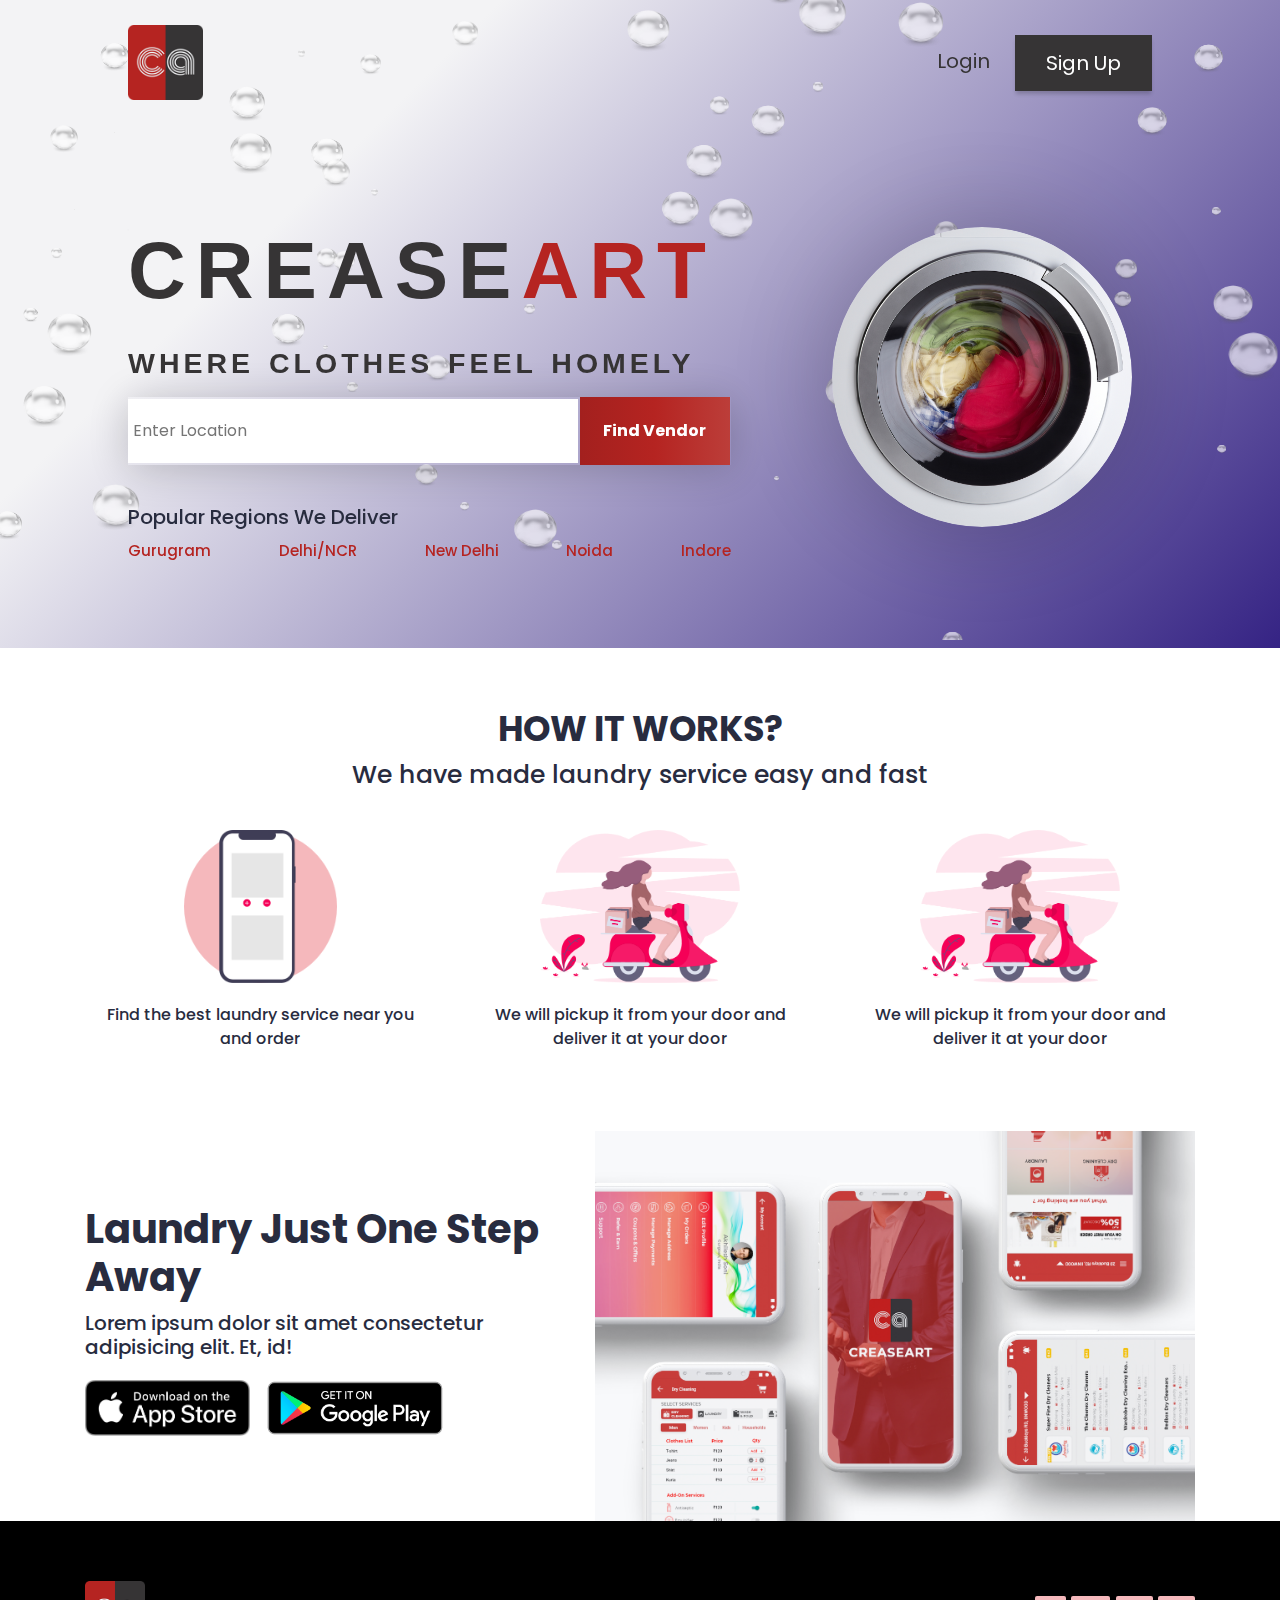
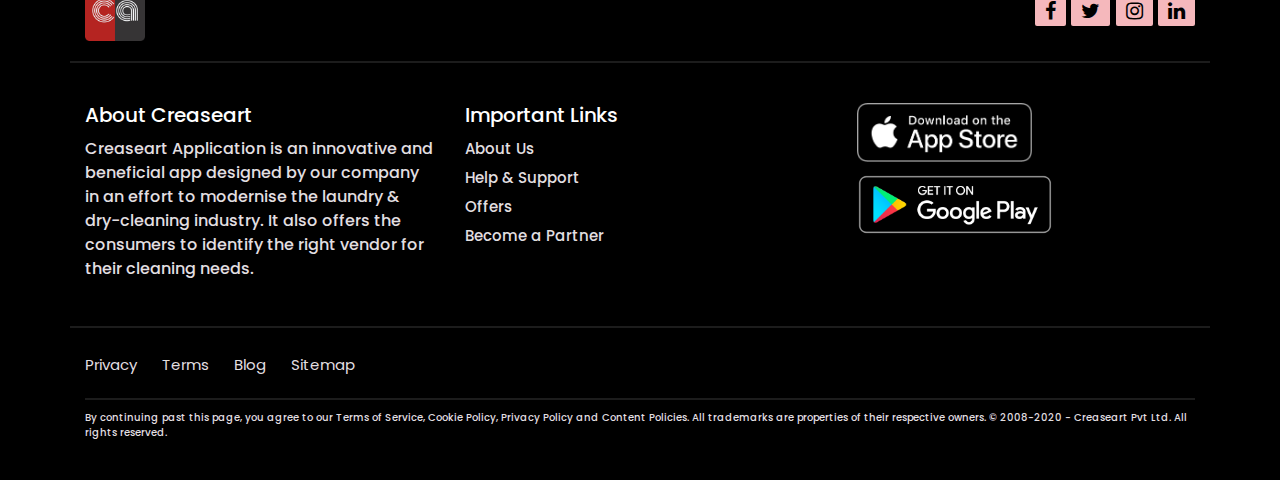
<file: index.html>
<!DOCTYPE html>
<html lang="en">

<head>
    <meta charset="UTF-8">
    <meta name="viewport" content="width=device-width, initial-scale=1.0">
    <title>Document</title>

    <script src="particles.js"></script>
    <!--For bubble particles -->

    <link rel="stylesheet" href="https://maxcdn.bootstrapcdn.com/bootstrap/4.0.0/css/bootstrap.min.css"
        integrity="sha384-Gn5384xqQ1aoWXA+058RXPxPg6fy4IWvTNh0E263XmFcJlSAwiGgFAW/dAiS6JXm" crossorigin="anonymous">
    <link rel="stylesheet" href="https://stackpath.bootstrapcdn.com/font-awesome/4.7.0/css/font-awesome.min.css">
    <link rel="stylesheet" type="text/css" href="css/index.css">

</head>

<body>

    <div id="particles-js">

        <!-- Navigation header starts-->
        <header class="header">

            <div class="logo-box">

                <a href="index.html"><img src="img/creaseart_logo.png" alt="logo" class="logo"></a>

            </div>

            <!-- Menu Starts-->
            <div id="myNav" class="nav-box">

                <a href="#login" onclick="openLogform()">Login</a>
                <a href="#signup" class="btn btn-white" onclick="openSignform()">Sign Up</a>

            </div>

            <!-- Login Form Starts -->
            <div id="login" class="overlay">

                <a href="javascript:void(0)" class="closebtn" onclick="closeLogform()">&times;</a>

                <div class="overlay-content">

                    <h4>Login</h4>

                    <div class="login-content">
                        <form action="" class="form">

                            <div class="input-div one">
                                <div class="div">
                                    <h5>Phone No.*</h5>
                                    <input type="tel" class="input" autocomplete="tel" name="phone"
                                        pattern="{+91}-[0-9]{5}-[0-9]{5}" min="10" max="13" required>
                                </div>
                            </div>

                            <input type="submit" class="btn" value="Log In">
                            <p>or <span><a href="#signup" onclick="openSignform()">create an account</a></span></p>

                        </form>
                    </div>

                </div>

            </div>
            <!-- Login Forms ends -->

            <!-- Sign Up form starts -->
            <div id="signup" class="overlay">

                <a href="javascript:void(0)" class="closebtn" onclick="closeSignform()">&times;</a>

                <div class="overlay-content">

                    <h4>Sign Up</h4>

                    <div class="login-content">
                        <form action="" class="form">

                            <div class="input-div one">
                                <div class="div">
                                    <h5>Phone No.*</h5>
                                    <input type="tel" class="input" autocomplete="tel" name="phone"
                                        pattern="{+91}-[0-9]{5}-[0-9]{5}" min="10" max="13" required>
                                </div>
                            </div>

                            <div class="input-div one">
                                <div class="div">
                                    <h5>Name*</h5>
                                    <input type="text" class="input" autocomplete="name" required>
                                </div>
                            </div>

                            <div class="input-div one">
                                <div class="div">
                                    <h5>Email*</h5>
                                    <input type="email" class="input" autocomplete="email" required>
                                </div>
                            </div>

                            <div class="input-div pass">
                                <div class="div">
                                    <h5>Password*</h5>
                                    <input type="password" class="input signUppassword-input" required>
                                </div>
                            </div>

                            <div class="input-div confirm_pass">
                                <div class="div">
                                    <h5>Confirm Password*</h5>
                                    <input type="password" class="input confirm_password-input" required>
                                </div>
                            </div>

                            <p class="error-message"></p>

                            <input type="submit" class="btn" value="Sign Up">
                            <p>or <span><a href="#login" onclick="openLogform()">login to your account</a></span></p>

                        </form>
                    </div>

                </div>

            </div>
            <!-- Sign Up form ends -->
            <!-- Menu ends -->
            <!-- Navigation header ends-->

            <div class="header_content">

                <div class="text-box">

                    <h1 class="heading-primary">

                        <span class="heading-primary-main">Crease<span class="art">Art</span></span>
                        <span class="heading-primary-sub">Where Clothes Feel Homely</span>

                    </h1>

                    <!-- Search Box to make you search various vendors nearby -->
                    <div class="search-box">

                        <form action="vendor-list.html" method="GET">

                            <input type="text" name="search" placeholder="Enter Location" class="search-bar">
                            <span>

                                <button type="submit" class="btn-search"
                                    onclick="location.href='vendor-list.html';">Find Vendor</button>

                            </span>
                        </form>

                    </div>

                    <h6>Popular Regions We Deliver</h6>
                    <div class="popular_cities">
                        <p><a href="#">Gurugram</a></p>
                        <p><a href="#">Delhi/NCR</a></p>
                        <p><a href="#">New Delhi</a></p>
                        <p><a href="#">Noida</a></p>
                        <p><a href="#">Indore</a></p>
                    </div>

                </div>

                <!-- Rotating Image of Washing Image -->
                <span class="spinner-box">

                    <img src="img/spinner.png" alt="spin-image" class="spinner">

                </span>

            </div>

        </header>

    </div>

    <main class="container">

        <!-- Section to tell about how creaseart application works -->
        <section class="how_it_works">
            <h3>HOW IT WORKS?</h3>
            <h5>We have made laundry service easy and fast</h5>

            <div class="how_it_works_section row">
                <span class="how_it_works_section_box col-md">
                    <img src="img/app-icon.png" alt="app-icon">
                    <p>Find the best laundry service near you and order</p>
                </span>
                <span class="how_it_works_section_box col-md">
                    <img src="img/delivery-guy.png" alt="delivery-guy">
                    <p>We will pickup it from your door and deliver it at your door</p>
                </span>
                <span class="how_it_works_section_box col-md">
                    <img src="img/delivery-guy.png" alt="delivery-guy">
                    <p>We will pickup it from your door and deliver it at your door</p>
                </span>
            </div>
        </section>

        <!-- Section where there will be links to download creaseart application from app store and play store. -->
        <section class="download_app row">
            <div class="download_app_text col-md">
                <h2>Laundry Just One Step Away</h2>
                <h6>Lorem ipsum dolor sit amet consectetur adipisicing elit. Et, id!</h6>
                <span class="download_app_link">
                    <img src="img/apple-ios-badge.png" alt="apple-ios-badge"> <!-- Link for ios app store. -->
                    <img src="img/google-play-badge.png" alt="google-play-badge"> <!-- Link for google play store. -->
                </span>
            </div>
            <div class="download_app_screenshots col-md">
                <img src="img/app-screenshot.png" alt="app-screenshot"> <!-- Screenshots of creaseart app. -->
            </div>
        </section>

    </main>

    <footer>
        <div class="container">
            <div class="footer_social_bar row">
                <a href="index.html" class="col-lg-10"><img src="img/creaseart_logo.png" alt="logo" class="logo"></a>

                <!-- Creaseart's social media links -->
                <span class="footer_social_links col-lg-2">
                    <a href="" target="_blank" rel="noopener noreferrer"><i class="fa fa-facebook"></i></a>
                    <a href="" target="_blank" rel="noopener noreferrer"><i class="fa fa-twitter"></i></a>
                    <a href="" target="_blank" rel="noopener noreferrer"><i class="fa fa-instagram"></i></a>
                    <a href="" target="_blank" rel="noopener noreferrer"><i class="fa fa-linkedin"></i></a>
                </span>
            </div>
            <div class="footer_sections row">
                <div class="col-md">
                    <h6>About Creaseart</h6>
                    <p>Creaseart Application is an innovative and beneficial app designed by our company in an effort to
                        modernise the laundry & dry-cleaning industry. It also offers the consumers to identify the
                        right vendor for their cleaning needs.</p>
                </div>
                <div class="col-md">
                    <h6>Important Links</h6>
                    <p><a href="#">About Us</a></p>
                    <p><a href="#">Help & Support</a></p>
                    <p><a href="#">Offers</a></p>
                    <p><a href="#">Become a Partner</a></p>
                </div>
                <div class="col-md">
                    <!-- <h6>Contact Us</h6>
                    <p><i class="fa fa-map-marker"></i> <a
                            href="https://www.google.com/maps/search/512,+5th+Floor,+Tower+A,+Spaze+I+Tech+Park,+Sohna+Road,+Sector+49,+122018+Gurugram,+Haryana/@28.4132101,77.0409667,17z/data=!3m1!4b1" target="_blank">512,
                            5th Floor, Tower A, Spaze I Tech Park, Sohna Road, Sector 49, 122018 Gurugram, Haryana</a>
                    </p>
                    <p><i class="fa fa-phone"></i> <a href="tel:+918102020271"> +91 81020 20271</a></p>
                    <p><i class="fa fa-envelope"></i> <a href="mailto:info@creaseart.com"> info@creaseart.com</a></p> -->
                    <span class="download_app_link">
                        <img src="img/apple-ios-badge.png" alt="apple-ios-badge"> <!-- Link for ios app store. -->
                        <img src="img/google-play-badge.png" alt="google-play-badge">
                        <!-- Link for google play store. -->
                    </span>
                </div>
            </div>

            <div class="footer_sections_extra">
                <span><a href="#">Privacy</a></span>
                <span><a href="#">Terms</a></span>
                <span><a href="#">Blog</a></span>
                <span><a href="#">Sitemap</a></span>
            </div>

            <p class="disclaimer">By continuing past this page, you agree to our Terms of Service, Cookie Policy,
                Privacy Policy and Content Policies. All trademarks are properties of their respective owners. ©
                2008-2020 - Creaseart Pvt Ltd. All rights reserved.</p>
        </div>
    </footer>

    <!-- Scripts -->
    <script src="https://code.jquery.com/jquery-3.2.1.slim.min.js"
        integrity="sha384-KJ3o2DKtIkvYIK3UENzmM7KCkRr/rE9/Qpg6aAZGJwFDMVNA/GpGFF93hXpG5KkN"
        crossorigin="anonymous"></script>
    <script src="https://cdnjs.cloudflare.com/ajax/libs/popper.js/1.12.9/umd/popper.min.js"
        integrity="sha384-ApNbgh9B+Y1QKtv3Rn7W3mgPxhU9K/ScQsAP7hUibX39j7fakFPskvXusvfa0b4Q"
        crossorigin="anonymous"></script>
    <script src="https://maxcdn.bootstrapcdn.com/bootstrap/4.0.0/js/bootstrap.min.js"
        integrity="sha384-JZR6Spejh4U02d8jOt6vLEHfe/JQGiRRSQQxSfFWpi1MquVdAyjUar5+76PVCmYl"
        crossorigin="anonymous"></script>
    <script type="text/javascript" src="js/script.js"></script>
    <script type="text/javascript" src="js/login.js"></script>
    <!-- Particle JS script -->
    <script>
        particlesJS.load('particles-js', 'particles.json');
    </script>

</body>

</html>
</file>
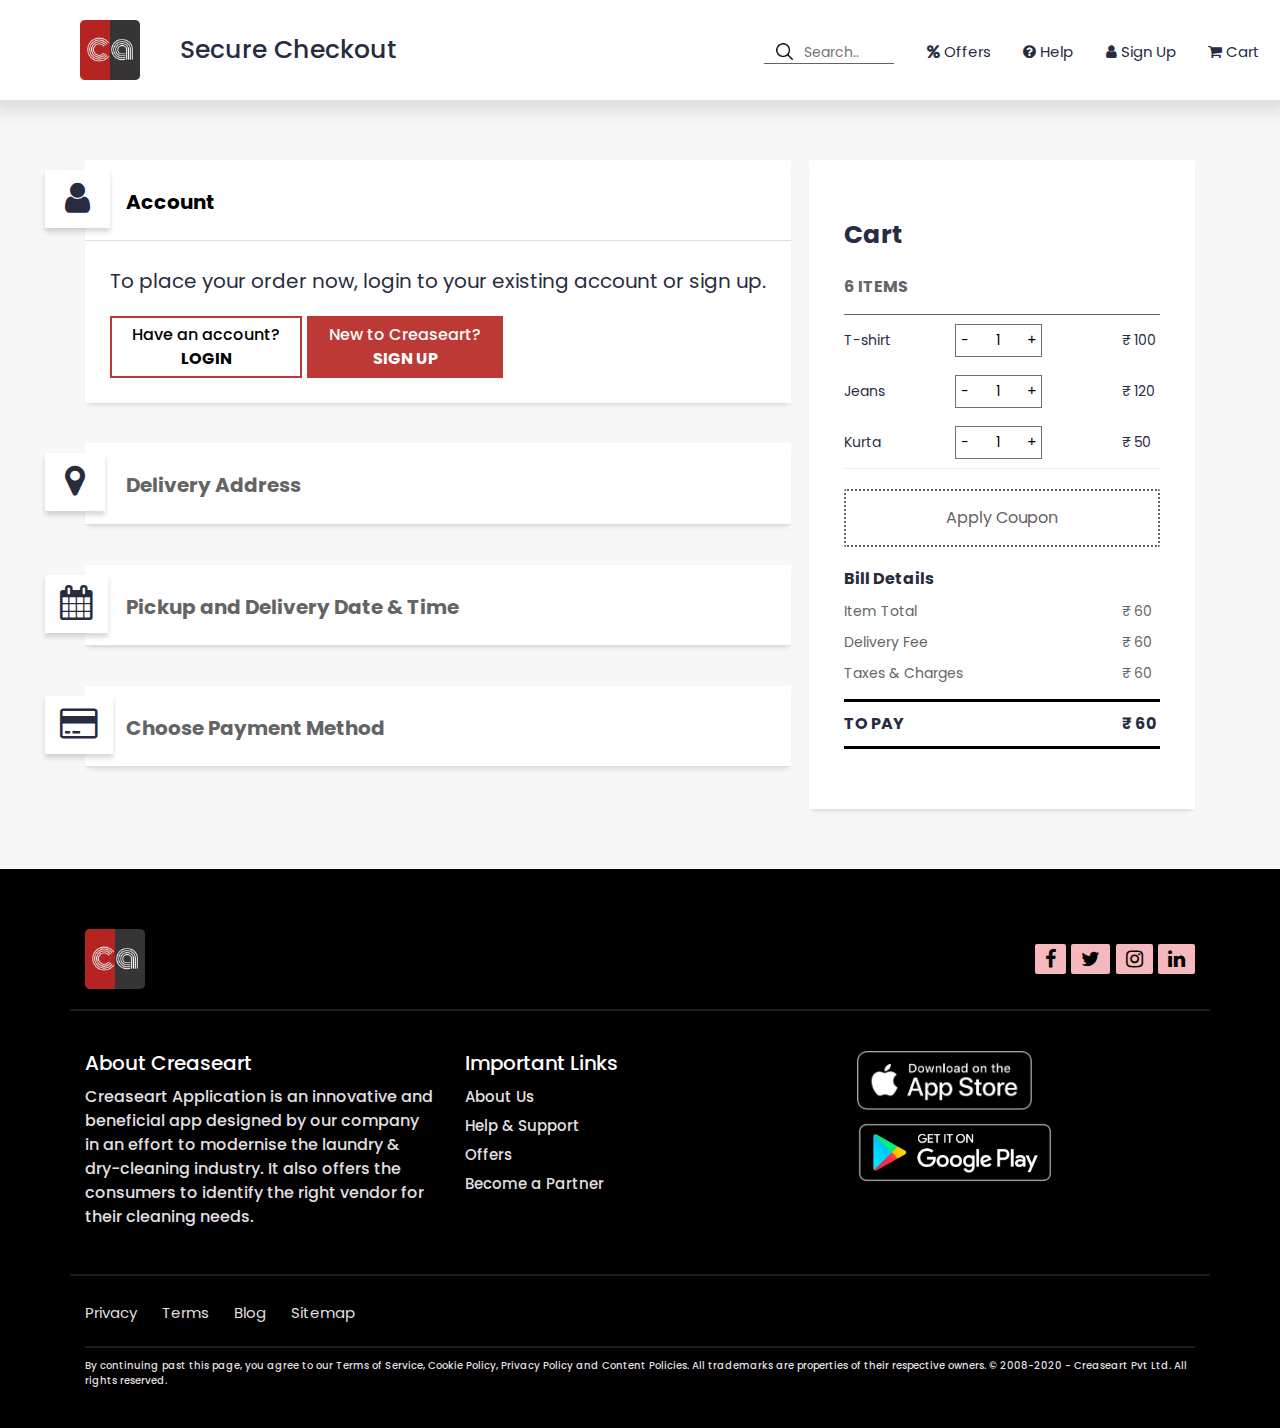
<file: checkout.html>
<!DOCTYPE html>
<html lang="en">

<head>
    <meta charset="UTF-8">
    <meta name="viewport" content="width=device-width, initial-scale=1.0">

    <link rel="stylesheet" href="https://maxcdn.bootstrapcdn.com/bootstrap/4.0.0/css/bootstrap.min.css"
        integrity="sha384-Gn5384xqQ1aoWXA+058RXPxPg6fy4IWvTNh0E263XmFcJlSAwiGgFAW/dAiS6JXm" crossorigin="anonymous">
    <link rel="stylesheet" href="https://stackpath.bootstrapcdn.com/font-awesome/4.7.0/css/font-awesome.min.css">
    <link rel="stylesheet" href="css/vendor.css">
    <link rel="stylesheet" type="text/css" href="css/index.css">
    <link rel="stylesheet" href="css/vendor-list.css">
    <link rel="stylesheet" href="css/checkout.css">

    <title>Checkout : Creaseart</title>
</head>

<body>

    <!-- Navigation header starts-->
    <header class="vendor_list_nav">

        <div class="vendor_list_nav_one">
            <a href="index.html"><img src="img/creaseart_logo.png" alt="logo" class="logo"></a>
            <h5>Secure Checkout</h5>
        </div>

        <!-- Menu starts -->
        <div id="myNav" class="vendor_list_nav_two vendor_overlay">
            <a href="javascript:void(0)" class="closebtn" onclick="closeNav()">&times;</a>
            <!-- Cross icon which will appear when login/sign up form appears from side bar -->
            <div class="vendor_content">
                <!-- Search within web page -->
                <form>
                    <input type="text" name="search" placeholder="Search..">
                </form>

                <span><a href="#"><i class="fa fa-percent"></i> Offers</a></span>
                <!-- Link to discounts offered by various vendors -->
                <span><a href="#"><i class="fa fa-question-circle"></i> Help</a></span>
                <!-- Help link related to the website -->
                <span><a href="#signup" onclick="openSignform()"><i class="fa fa-user"></i> Sign Up</a></span>
                <span><a href="#"><i class="fa fa-shopping-cart"></i> Cart</a></span>
            </div>
        </div>
        <span class="ham-icon" onclick="openNav()">&#9776;</span>
        <!-- Hamburger icon which will appear in place of menu in mobile view -->

        <!-- Login Form Starts -->
        <div id="login" class="overlay">

            <a href="javascript:void(0)" class="closebtn" onclick="closeLogform()">&times;</a>

            <div class="overlay-content">

                <h4>Login</h4>

                <div class="login-content">
                    <form action="" class="form">

                        <div class="input-div one">
                            <div class="div">
                                <h5>Phone No.*</h5>
                                <input type="tel" class="input" autocomplete="tel" name="phone"
                                    pattern="{+91}-[0-9]{5}-[0-9]{5}" min="10" max="13" required>
                            </div>
                        </div>

                        <input type="submit" class="btn" value="Log In" onclick="location.href='checkout_with_account.html';">
                        <p>or <span><a href="#signup" onclick="openSignform()">create an account</a></span></p>

                    </form>
                </div>

            </div>

        </div>
        <!-- Login Forms ends -->

        <!-- Sign Up form starts -->
        <div id="signup" class="overlay">

            <a href="javascript:void(0)" class="closebtn" onclick="closeSignform()">&times;</a>

            <div class="overlay-content">

                <h4>Sign Up</h4>

                <div class="login-content">
                    <form action="" class="form">

                        <div class="input-div one">
                            <div class="div">
                                <h5>Phone No.*</h5>
                                <input type="tel" class="input" autocomplete="tel" name="phone"
                                    pattern="{+91}-[0-9]{5}-[0-9]{5}" min="10" max="13" required>
                            </div>
                        </div>

                        <div class="input-div one">
                            <div class="div">
                                <h5>Name*</h5>
                                <input type="text" class="input" autocomplete="name" required>
                            </div>
                        </div>

                        <div class="input-div one">
                            <div class="div">
                                <h5>Email*</h5>
                                <input type="email" class="input" autocomplete="email" required>
                            </div>
                        </div>

                        <div class="input-div pass">
                            <div class="div">
                                <h5>Password*</h5>
                                <input type="password" class="input signUppassword-input" required>
                            </div>
                        </div>

                        <div class="input-div confirm_pass">
                            <div class="div">
                                <h5>Confirm Password*</h5>
                                <input type="password" class="input confirm_password-input" required>
                            </div>
                        </div>

                        <p class="error-message"></p>

                        <input type="submit" class="btn" value="Sign Up" onclick="location.href='checkout_with_account.html';">
                        <p>or <span><a href="#login" onclick="openLogform()">login to your account</a></span></p>

                    </form>
                </div>

            </div>

        </div>
        <!-- Sign Up form ends -->
        <!-- Menu ends -->
        <!-- Navigation header ends-->
    </header>

    <!-- Checkout section before login/sign up starts -->
    <main class="checkout_section container">

        <div class="accordion" id="accordionExample">
            <!-- Login or Sign Up to account -->
            <div class="card">
                <div class="card-header" id="headingOne">
                    <span class="btn_symbol"><i class="fa fa-user"></i></span>
                    <h2 class="mb-0">
                        <button class="btn btn-link" type="button" data-toggle="collapse" data-target="#collapseOne"
                            aria-expanded="true" aria-controls="collapseOne">
                            Account
                        </button>
                    </h2>
                </div>

                <div id="collapseOne" class="collapse show" aria-labelledby="headingOne"
                    data-parent="#accordionExample">
                    <div class="card-body">
                        To place your order now, login to your existing account or sign up.
                        <div class="account_entry">
                            <span class="login_btn">
                                <button onclick="openLogform()">
                                    <p>Have an account?</p>
                                    <p>LOGIN</p>
                                </button>
                            </span>
                            <span class="signup_btn">
                                <button onclick="openSignform()">
                                    <p>New to Creaseart?</p>
                                    <p>SIGN UP</p>
                                </button>
                            </span>
                        </div>
                    </div>
                </div>
            </div>

            <!-- Enter your delivery address -->
            <div class="card">
                <div class="card-header" id="headingTwo">
                    <span class="btn_symbol"><i class="fa fa-map-marker"></i></span>
                    <h2 class="mb-0">
                        <button class="btn btn-link collapsed" type="button" data-toggle="collapse"
                            data-target="#collapseTwo" aria-expanded="false" aria-controls="collapseTwo">
                            Delivery Address
                        </button>
                    </h2>
                </div>
            </div>

            <!-- Select date and time for pickup and delivery -->
            <div class="card">
                <div class="card-header" id="headingThree">
                    <span class="btn_symbol"><i class="fa fa-calendar"></i></span>
                    <h2 class="mb-0">
                        <button class="btn btn-link collapsed" type="button" data-toggle="collapse"
                            data-target="#collapseThree" aria-expanded="false" aria-controls="collapseThree">
                            Pickup and Delivery Date & Time
                        </button>
                    </h2>
                </div>
            </div>

            <!-- Choose payment method -->
            <div class="card">
                <div class="card-header" id="headingFour">
                    <span class="btn_symbol"><i class="fa fa-credit-card"></i></span>
                    <h2 class="mb-0">
                        <button class="btn btn-link collapsed" type="button" data-toggle="collapse"
                            data-target="#collapseFour" aria-expanded="false" aria-controls="collapseFour">
                            Choose Payment Method
                        </button>
                    </h2>
                </div>
            </div>
        </div>

        <!-- Cart Checkout -->
        <div class="detail_cart">
            <h6>Cart</h6>
            <table>
                <thead>
                    <tr>
                        <!-- To show total items in cart -->
                        <th colspan="3">6 ITEMS</th>
                    </tr>
                </thead>
                <tbody>
                    <tr>
                        <td>T-shirt</td>
                        <td>
                            <button type="button" value="-" class="minus">-</button>
                            <input type="text" value="1" name="quantity" />
                            <button type="button" value="+" class="plus">+</button>
                        </td>
                        <td>&#8377; 100</td>
                    </tr>
                    <tr>
                        <td>Jeans</td>
                        <td>
                            <button type="button" value="-" class="minus">-</button>
                            <input type="text" value="1" name="quantity" />
                            <button type="button" value="+" class="plus">+</button>
                        </td>
                        <td>&#8377; 120</td>
                    </tr>
                    <tr>
                        <td>Kurta</td>
                        <td>
                            <button type="button" value="-" class="minus">-</button>
                            <input type="text" value="1" name="quantity" />
                            <button type="button" value="+" class="plus">+</button>
                        </td>
                        <td>&#8377; 50</td>
                    </tr>
                </tbody>
                <tfoot>
                    <tr>
                        <td colspan="3">
                            <!-- Will go to checkout page -->
                            <button type="submit" class="apply-coupon" data-toggle="modal" data-target="#enter_coupon">Apply Coupon</button>
                        </td>
                    </tr>

                    <!-- Will be visible when clicked on 'apply coupon' button -->
                    <div class="modal fade" id="enter_coupon" tabindex="-1" role="dialog" aria-labelledby="exampleModalCenterTitle" aria-hidden="true">
                        <div class="modal-dialog modal-dialog-centered" role="document">
                            <div class="modal-content">
                                <div class="modal-header">
                                    <h5 class="modal-title" id="exampleModalLongTitle">Apply Coupon</h5>
                                    <button type="button" class="close" data-dismiss="modal" aria-label="Close">
                                        <span aria-hidden="true">&times;</span>
                                    </button>
                                </div>
                                <div class="modal-body">
                                    <input type="text" class="coupon_code"/>
                                </div>
                                <div class="modal-footer">
                                    <button type="button" class="btn btn-secondary" data-dismiss="modal">Close</button>
                                    <button type="button" class="btn btn-primary apply">Apply</button>
                                </div>
                            </div>
                        </div>
                    </div>

                    <tr>
                        <th colspan="3">Bill Details</th>
                    </tr>
                    <tr>
                        <td colspan="2">Item Total</td>
                        <td>&#8377; 60</td>
                    </tr>
                    <tr>
                        <td colspan="2">Delivery Fee</td>
                        <td>&#8377; 60</td>
                    </tr>
                    <tr>
                        <td colspan="2">Taxes & Charges</td>
                        <td>&#8377; 60</td>
                    </tr>
                    <tr>
                        <th colspan="2">TO PAY</th>
                        <th>&#8377; 60</th>
                    </tr>
                </tfoot>
            </table>
        </div>
    </main>

    <footer>
        <div class="container">
            <div class="footer_social_bar row">
                <a href="index.html" class="col-lg-10"><img src="img/creaseart_logo.png" alt="logo" class="logo"></a>

                <!-- Creaseart's social media links -->
                <span class="footer_social_links col-lg-2">
                    <a href="" target="_blank" rel="noopener noreferrer"><i class="fa fa-facebook"></i></a>
                    <a href="" target="_blank" rel="noopener noreferrer"><i class="fa fa-twitter"></i></a>
                    <a href="" target="_blank" rel="noopener noreferrer"><i class="fa fa-instagram"></i></a>
                    <a href="" target="_blank" rel="noopener noreferrer"><i class="fa fa-linkedin"></i></a>
                </span>
            </div>
            <div class="footer_sections row">
                <div class="col-md">
                    <h6>About Creaseart</h6>
                    <p>Creaseart Application is an innovative and beneficial app designed by our company in an effort to
                        modernise the laundry & dry-cleaning industry. It also offers the consumers to identify the
                        right vendor for their cleaning needs.</p>
                </div>
                <div class="col-md">
                    <h6>Important Links</h6>
                    <p><a href="#">About Us</a></p>
                    <p><a href="#">Help & Support</a></p>
                    <p><a href="#">Offers</a></p>
                    <p><a href="#">Become a Partner</a></p>
                </div>
                <div class="col-md">
                    <!-- <h6>Contact Us</h6>
                    <p><i class="fa fa-map-marker"></i> <a
                            href="https://www.google.com/maps/search/512,+5th+Floor,+Tower+A,+Spaze+I+Tech+Park,+Sohna+Road,+Sector+49,+122018+Gurugram,+Haryana/@28.4132101,77.0409667,17z/data=!3m1!4b1" target="_blank">512,
                            5th Floor, Tower A, Spaze I Tech Park, Sohna Road, Sector 49, 122018 Gurugram, Haryana</a>
                    </p>
                    <p><i class="fa fa-phone"></i> <a href="tel:+918102020271"> +91 81020 20271</a></p>
                    <p><i class="fa fa-envelope"></i> <a href="mailto:info@creaseart.com"> info@creaseart.com</a></p> -->
                    <span class="download_app_link">
                        <img src="img/apple-ios-badge.png" alt="apple-ios-badge"> <!-- Link for ios app store. -->
                        <img src="img/google-play-badge.png" alt="google-play-badge">
                        <!-- Link for google play store. -->
                    </span>
                </div>
            </div>

            <div class="footer_sections_extra">
                <span><a href="#">Privacy</a></span>
                <span><a href="#">Terms</a></span>
                <span><a href="#">Blog</a></span>
                <span><a href="#">Sitemap</a></span>
            </div>

            <p class="disclaimer">By continuing past this page, you agree to our Terms of Service, Cookie Policy,
                Privacy Policy and Content Policies. All trademarks are properties of their respective owners. ©
                2008-2020 - Creaseart Pvt Ltd. All rights reserved.</p>
        </div>
    </footer>

    <!-- Scripts -->
    <script src="https://code.jquery.com/jquery-3.2.1.slim.min.js"
        integrity="sha384-KJ3o2DKtIkvYIK3UENzmM7KCkRr/rE9/Qpg6aAZGJwFDMVNA/GpGFF93hXpG5KkN"
        crossorigin="anonymous"></script>
    <script src="https://cdnjs.cloudflare.com/ajax/libs/popper.js/1.12.9/umd/popper.min.js"
        integrity="sha384-ApNbgh9B+Y1QKtv3Rn7W3mgPxhU9K/ScQsAP7hUibX39j7fakFPskvXusvfa0b4Q"
        crossorigin="anonymous"></script>
    <script src="https://maxcdn.bootstrapcdn.com/bootstrap/4.0.0/js/bootstrap.min.js"
        integrity="sha384-JZR6Spejh4U02d8jOt6vLEHfe/JQGiRRSQQxSfFWpi1MquVdAyjUar5+76PVCmYl"
        crossorigin="anonymous"></script>
    <script type="text/javascript" src="js/jquery.js"></script>

    <script type="text/javascript" src="js/script.js"></script>
    <script type="text/javascript" src="js/login.js"></script>
    <script type="text/javascript" src="js/vendorDetails.js"></script>
</body>

</html>
</file>
<file: css/index.css>
@import url("https://fonts.googleapis.com/css2?family=Poppins:wght@500;700&display=swap");
* {
  margin: 0;
  padding: 0;
  -webkit-box-sizing: border-box;
          box-sizing: border-box;
  font-size: 20px;
}

body {
  font-family: "Poppins", sans-serif;
  font-weight: 400;
  color: #282c3f;
}

body #particles-js {
  background-color: #352384;
  background-image: linear-gradient(315deg, #352384 0%, #f3f3f5 74%);
}

body h1, body h2, body h3 {
  font-weight: 700;
}

body p {
  font-weight: 500;
  font-size: 16px;
}

body .header {
  height: 90vh;
  position: absolute;
  width: 100%;
}

body .header .logo-box {
  position: absolute;
  top: 25px;
  left: 10%;
}

body .header .logo-box .logo {
  height: 75px;
}

body .header .nav-box {
  position: absolute;
  right: 10%;
  top: 35px;
}

body .header .nav-box a {
  padding: 10px 20px;
  color: #363435;
  text-decoration: none;
  text-transform: capitalize;
  font-weight: 400;
  font-size: 1rem;
}

body .header .nav-box .btn:link, body .header .nav-box .btn:visited {
  text-decoration: none;
  text-transform: capitalize;
  -webkit-box-shadow: 0px 4px 4px -1px rgba(0, 0, 0, 0.2);
          box-shadow: 0px 4px 4px -1px rgba(0, 0, 0, 0.2);
}

body .header .nav-box .btn-white {
  border-radius: 0px;
  background: #363435;
  padding: 12px 30px !important;
  text-align: center;
  color: #fff !important;
  -webkit-transition: 0.2s;
  transition: 0.2s;
}

body .header .nav-box .btn-white:hover {
  -webkit-transition: 0.2s;
  transition: 0.2s;
  -webkit-box-shadow: 0px 4px 10px 1px rgba(0, 0, 0, 0.2);
          box-shadow: 0px 4px 10px 1px rgba(0, 0, 0, 0.2);
}

body .header .overlay {
  height: 100%;
  width: 0;
  position: fixed;
  z-index: 1;
  top: 0;
  right: 0;
  background-color: #fff;
  overflow-x: hidden;
  -webkit-transition: 0.5s;
  transition: 0.5s;
  -webkit-box-shadow: 0 4px 20px -3px rgba(0, 0, 0, 0.16);
          box-shadow: 0 4px 20px -3px rgba(0, 0, 0, 0.16);
}

body .header .overlay .overlay-content {
  position: relative;
  top: 12%;
  width: 100%;
  text-align: center;
  padding: 0 1rem;
}

body .header .overlay .overlay-content h4 {
  text-align: left;
  margin: 0;
  font-weight: 600;
  text-transform: capitalize;
}

body .header .overlay .overlay-content .login-content {
  margin-top: 1rem;
}

body .header .overlay .overlay-content .login-content .input-div {
  position: relative;
  margin: 25px 0;
  padding: 5px 0;
  border-bottom: 2px solid #bebcbc;
}

body .header .overlay .overlay-content .login-content .input-div.one {
  margin-top: 0;
}

body .header .overlay .overlay-content .login-content .input-div.pass {
  margin-bottom: 4px;
}

body .header .overlay .overlay-content .login-content .input-div div {
  position: relative;
  height: 45px;
}

body .header .overlay .overlay-content .login-content .input-div div h5 {
  position: absolute;
  left: 10px;
  top: 50%;
  -webkit-transform: translateY(-50%);
          transform: translateY(-50%);
  color: #B52421;
  font-size: 18px;
  -webkit-transition: .3s;
  transition: .3s;
  text-transform: capitalize;
}

body .header .overlay .overlay-content .login-content .input-div div input {
  position: absolute;
  left: 0;
  top: 0;
  width: 100%;
  height: 100%;
  border: none;
  outline: none;
  background: none;
  padding: 0.5rem 0.7rem;
  font-size: 1.2rem;
  color: #555;
  font-family: 'poppins', sans-serif;
}

body .header .overlay .overlay-content .login-content .input-div:before, body .header .overlay .overlay-content .login-content .input-div:after {
  content: '';
  position: absolute;
  bottom: -2px;
  width: 0%;
  height: 2px;
  background-color: #d33838;
  -webkit-transition: .4s;
  transition: .4s;
}

body .header .overlay .overlay-content .login-content .input-div:before {
  right: 50%;
}

body .header .overlay .overlay-content .login-content .input-div:after {
  left: 50%;
}

body .header .overlay .overlay-content .login-content .input-div.focus:before, body .header .overlay .overlay-content .login-content .input-div.focus:after {
  width: 50%;
}

body .header .overlay .overlay-content .login-content .input-div.focus div h5 {
  top: -5px;
  font-size: 15px;
}

body .header .overlay .overlay-content .login-content .error-message {
  font-size: 0.75rem;
  display: none;
  color: red;
  padding-left: 2px;
  -webkit-animation: 0.2s ease-in-out fadeIn forwards;
          animation: 0.2s ease-in-out fadeIn forwards;
}

@-webkit-keyframes fadeIn {
  from {
    margin-top: 16px;
    opacity: 0;
  }
  to {
    margin-top: 8px;
    opacity: 1;
  }
}

@keyframes fadeIn {
  from {
    margin-top: 16px;
    opacity: 0;
  }
  to {
    margin-top: 8px;
    opacity: 1;
  }
}

body .header .overlay .overlay-content .login-content p {
  text-align: center;
  font-size: 0.75rem;
  line-height: 1.25rem;
}

body .header .overlay .overlay-content .login-content p span a {
  color: #B52421;
  font-size: 0.75rem;
  line-height: 1.25rem;
  text-transform: none;
  padding: 0;
}

body .header .overlay .overlay-content .login-content .btn {
  display: block;
  width: 100%;
  height: 50px;
  outline: none;
  border: none;
  background-image: -webkit-gradient(linear, left top, right top, from(#A3201E), color-stop(#B52421), to(rgba(181, 38, 33, 0.884)));
  background-image: linear-gradient(to right, #A3201E, #B52421, rgba(181, 38, 33, 0.884));
  background-size: 200%;
  font-size: 1rem;
  color: #fff;
  font-family: 'Poppins', sans-serif;
  text-transform: uppercase;
  margin: 1rem 0;
  cursor: pointer;
  -webkit-transition: .5s;
  transition: .5s;
}

body .header .overlay .closebtn {
  position: absolute;
  font-size: 40px;
  color: #646464;
  left: 0.5rem;
}

body .header .header_content .text-box {
  position: absolute;
  top: 25%;
  left: 10%;
}

body .header .header_content .text-box .heading-primary {
  color: #363435;
  text-transform: uppercase;
  font-family: "Lato", sans-serif;
  padding: 0;
  line-height: 1.7;
}

body .header .header_content .text-box .heading-primary .heading-primary-main {
  display: block;
  font-size: 80px;
  font-weight: 700;
  letter-spacing: 10px;
  -webkit-animation: moveInLeft 0.8s ease-out 0.25s;
          animation: moveInLeft 0.8s ease-out 0.25s;
}

body .header .header_content .text-box .heading-primary .heading-primary-main .art {
  color: #B52421;
  font-size: 80px;
}

body .header .header_content .text-box .heading-primary .heading-primary-sub {
  display: block;
  font-size: 28.5px;
  font-weight: 700;
  word-spacing: 3px;
  letter-spacing: 4px;
  -webkit-animation: moveInRight 0.8s ease-out 0.25s;
          animation: moveInRight 0.8s ease-out 0.25s;
}

@-webkit-keyframes moveInLeft {
  0% {
    opacity: 0;
    -webkit-transform: translateX(-100px);
            transform: translateX(-100px);
  }
  80% {
    -webkit-transform: translateX(5px);
            transform: translateX(5px);
  }
  100% {
    opacity: 1;
    -webkit-transform: translateX(0px);
            transform: translateX(0px);
  }
}

@keyframes moveInLeft {
  0% {
    opacity: 0;
    -webkit-transform: translateX(-100px);
            transform: translateX(-100px);
  }
  80% {
    -webkit-transform: translateX(5px);
            transform: translateX(5px);
  }
  100% {
    opacity: 1;
    -webkit-transform: translateX(0px);
            transform: translateX(0px);
  }
}

@-webkit-keyframes moveInRight {
  0% {
    opacity: 0;
    -webkit-transform: translateX(100px);
            transform: translateX(100px);
  }
  80% {
    -webkit-transform: translateX(-5px);
            transform: translateX(-5px);
  }
  100% {
    opacity: 1;
    -webkit-transform: translateX(0px);
            transform: translateX(0px);
  }
}

@keyframes moveInRight {
  0% {
    opacity: 0;
    -webkit-transform: translateX(100px);
            transform: translateX(100px);
  }
  80% {
    -webkit-transform: translateX(-5px);
            transform: translateX(-5px);
  }
  100% {
    opacity: 1;
    -webkit-transform: translateX(0px);
            transform: translateX(0px);
  }
}

body .header .header_content .text-box .search-box {
  margin-bottom: 2rem;
  width: 603px;
  -webkit-box-shadow: 0 4px 40px -1px rgba(0, 0, 0, 0.2);
          box-shadow: 0 4px 40px -1px rgba(0, 0, 0, 0.2);
}

body .header .header_content .text-box .search-box .search-bar {
  padding: 20px 5px;
  width: 450px;
  border: none;
  font-size: 16px;
  color: #ffa300;
  cursor: text;
}

body .header .header_content .text-box .search-box .btn-search {
  padding: 22px 20px;
  text-align: center;
  width: 150px;
  background-image: -webkit-gradient(linear, left top, right top, from(#A3201E), color-stop(#B52421), to(rgba(181, 38, 33, 0.884)));
  background-image: linear-gradient(to right, #A3201E, #B52421, rgba(181, 38, 33, 0.884));
  color: #fff;
  font-weight: 700;
  font-size: 16px;
  border: none;
  margin-left: -0.2em;
  cursor: pointer;
  text-transform: capitalize;
}

body .header .header_content .text-box .popular_cities {
  display: -webkit-box;
  display: -ms-flexbox;
  display: flex;
  -webkit-box-pack: justify;
      -ms-flex-pack: justify;
          justify-content: space-between;
}

body .header .header_content .text-box .popular_cities p a {
  color: #B52421;
  font-size: 0.75rem;
  text-transform: capitalize;
}

body .header .header_content .spinner-box {
  position: absolute;
  left: 65%;
  top: 28%;
}

body .header .header_content .spinner-box .spinner {
  height: 300px;
  -webkit-animation: spin 4s linear infinite;
  animation: spin 4s linear infinite;
  -webkit-box-shadow: 0 0 98px 6px rgba(0, 0, 0, 0.2);
          box-shadow: 0 0 98px 6px rgba(0, 0, 0, 0.2);
  border-radius: 50%;
}

@-webkit-keyframes spin {
  100% {
    -webkit-transform: rotate(360deg);
  }
}

@keyframes spin {
  100% {
    -webkit-transform: rotate(360deg);
    transform: rotate(360deg);
  }
}

body main {
  padding-top: 3rem;
}

body main .how_it_works h3,
body main .how_it_works h5 {
  text-align: center;
}

body main .how_it_works h3 {
  text-transform: uppercase;
}

body main .how_it_works .how_it_works_section {
  margin-top: 2rem;
  display: -webkit-box;
  display: -ms-flexbox;
  display: flex;
  -webkit-box-pack: space-evenly;
      -ms-flex-pack: space-evenly;
          justify-content: space-evenly;
}

body main .how_it_works .how_it_works_section .how_it_works_section_box {
  text-align: center;
}

body main .how_it_works .how_it_works_section .how_it_works_section_box:nth-child(1) img {
  width: 7.65rem;
}

body main .how_it_works .how_it_works_section .how_it_works_section_box img {
  width: 10rem;
}

body main .how_it_works .how_it_works_section .how_it_works_section_box p {
  width: 90%;
  margin: 1rem auto;
}

body main .download_app {
  margin-top: 3rem;
  display: -webkit-box;
  display: -ms-flexbox;
  display: flex;
  -webkit-box-pack: justify;
      -ms-flex-pack: justify;
          justify-content: space-between;
}

body main .download_app h2 {
  text-transform: capitalize;
}

body main .download_app .download_app_text {
  -ms-flex-item-align: center;
      -ms-grid-row-align: center;
      align-self: center;
}

body main .download_app .download_app_text .download_app_link img:nth-child(1) {
  width: 8.25rem;
}

body main .download_app .download_app_text .download_app_link img:nth-child(2) {
  width: 10rem;
}

body main .download_app .download_app_screenshots img {
  width: 30rem;
}

body footer {
  background-color: #000;
  color: #fff;
  padding: 3rem 0 1rem;
}

body footer .footer_social_bar {
  border-bottom: solid 2px #1c1c1c;
  padding-bottom: 1rem;
}

body footer .footer_social_bar .logo {
  width: 3rem;
}

body footer .footer_social_bar .footer_social_links {
  text-align: right;
  -ms-flex-item-align: center;
      align-self: center;
  display: -webkit-box;
  display: -ms-flexbox;
  display: flex;
  -webkit-box-pack: justify;
      -ms-flex-pack: justify;
          justify-content: space-between;
}

body footer .footer_social_bar .footer_social_links a {
  color: #000;
}

body footer .footer_social_bar .footer_social_links a .fa {
  background-color: #f5b8bc;
  padding: 0.25rem 0.5rem;
  border-radius: 2px;
}

body footer .footer_sections {
  margin-top: 2rem;
  border-bottom: solid 2px #1c1c1c;
  padding-bottom: 2rem;
}

body footer .footer_sections .col-md h6 {
  text-transform: capitalize;
}

body footer .footer_sections .col-md p {
  color: #e2dfe0;
  margin-bottom: 0.25rem;
}

body footer .footer_sections .col-md a {
  color: #e2dfe0;
  font-size: 0.75rem;
}

body footer .footer_sections .col-md .download_app_link img:nth-child(1) {
  width: 8.75rem;
  margin-left: 0.6rem;
}

body footer .footer_sections .col-md .download_app_link img:nth-child(2) {
  width: 11rem;
}

body footer .footer_sections_extra {
  padding: 1rem 0;
  border-bottom: solid 2px #1c1c1c;
}

body footer .footer_sections_extra span {
  margin-right: 1rem;
}

body footer .footer_sections_extra span a {
  color: #e2dfe0;
  font-size: 0.75rem;
}

body footer .disclaimer {
  padding-top: 0.5rem;
  color: #e2dfe0;
  font-size: 0.5rem;
}

@media (max-width: 1199px) and (min-width: 992px) {
  body .header .logo-box, body .header .header_content .text-box {
    left: 3%;
  }
  body .header .nav-box, body .header .header_content .spinner-box {
    right: 3%;
  }
  body main .download_app .download_app_screenshots img {
    max-width: 100%;
    height: auto;
  }
}

@media (max-width: 1199px) {
  body .header .logo-box {
    left: 3%;
  }
  body .header .nav-box {
    right: 3%;
  }
}

@media (max-width: 991px) {
  body .header .logo-box .logo {
    height: 60px;
  }
  body .header .nav-box a {
    font-size: 0.75rem;
  }
  body .header .header_content .text-box .heading-primary .heading-primary-main, body .header .header_content .text-box .heading-primary .heading-primary-main .art {
    font-size: 47px;
  }
  body .header .header_content .text-box .heading-primary .heading-primary-sub {
    font-size: 16px;
  }
  body .header .header_content .text-box .search-box {
    width: 405px;
  }
  body .header .header_content .text-box .search-box .search-bar {
    width: 262px;
  }
  body .header .header_content .text-box .search-box .btn-search {
    width: 141px;
  }
  body .header .header_content .text-box h6 {
    font-size: 16px;
  }
  body .header .header_content .text-box .popular_cities p a {
    font-size: 0.7rem;
  }
  body .header .header_content .spinner-box .spinner {
    height: 231px;
  }
  body main .download_app .download_app_text {
    text-align: center;
  }
  body main .download_app .download_app_screenshots {
    text-align: center;
  }
  body footer .footer_social_bar .footer_social_links {
    display: unset;
    margin-top: 20px;
    text-align: unset;
  }
  body footer .footer_social_bar .footer_social_links a {
    margin-right: 20px;
  }
}

@media (max-width: 800px) {
  body #particles-js {
    height: 685px;
  }
  body .header .header_content {
    display: -webkit-box;
    display: -ms-flexbox;
    display: flex;
    -webkit-box-orient: vertical;
    -webkit-box-direction: reverse;
        -ms-flex-flow: column-reverse;
            flex-flow: column-reverse;
    -webkit-box-align: center;
        -ms-flex-align: center;
            align-items: center;
    margin-top: 18%;
  }
  body .header .header_content .text-box .search-box {
    width: 500px;
  }
  body .header .header_content .text-box .search-box .search-bar {
    width: 340px;
  }
  body .header .header_content .text-box .search-box .btn-search {
    width: 158px;
  }
  body .header .header_content .text-box .popular_cities p a {
    color: #fff;
  }
  body .header .header_content .text-box, body .header .header_content .spinner-box {
    position: unset;
    text-align: center;
  }
}

@media (max-width: 767px) {
  body main .download_app .download_app_screenshots img {
    max-width: 100%;
    height: auto;
  }
  body main .how_it_works h3, body main .download_app .download_app_text h2 {
    font-size: 1.5rem;
  }
  body footer .footer_sections .col-md:nth-child(2) {
    margin: 1rem 0;
  }
  body footer .footer_sections .col-md .download_app_link img:nth-child(1) {
    margin-left: unset;
  }
}

@media (max-width: 600px) {
  body #particles-js {
    height: 725px;
  }
  body .header .header_content {
    margin-top: 28%;
  }
}

@media (max-width: 550px) {
  body .header .header_content .text-box .search-box {
    width: 420px;
  }
  body .header .header_content .text-box .search-box .search-bar {
    width: 275px;
  }
  body .header .header_content .text-box .search-box .btn-search {
    width: 140px;
  }
}

@media (max-width: 484px) {
  body .header .header_content {
    margin-top: 38%;
  }
}

@media (max-width: 440px) {
  body .header .header_content .text-box .search-box {
    width: 365px;
  }
  body .header .header_content .text-box .search-box .search-bar {
    width: 230px;
  }
  body .header .header_content .text-box .search-box .btn-search {
    width: 130px;
  }
  body .header .header_content .text-box .search-box .search-bar, body .header .header_content .text-box .search-box .btn-search {
    font-size: 14px;
  }
}

@media (max-width: 414px) {
  body footer .footer_sections .col-md .download_app_link img:nth-child(2) {
    margin-left: -0.75rem;
  }
}

@media (max-width: 384px) {
  body .header .header_content .text-box .heading-primary .heading-primary-main {
    letter-spacing: 6px;
  }
  body .header .header_content .text-box .heading-primary .heading-primary-sub {
    letter-spacing: 3px;
  }
}

@media (max-width: 375px) {
  body .header .header_content {
    margin-top: 48%;
  }
  body .header .header_content .text-box .heading-primary .heading-primary-main, body .header .header_content .text-box .heading-primary .heading-primary-main .art {
    font-size: 40px;
  }
  body .header .header_content .text-box .heading-primary .heading-primary-sub {
    font-size: 14px;
  }
  body .header .header_content .text-box .search-box {
    width: 310px;
    margin: 0 auto 29px;
  }
  body .header .header_content .text-box .search-box .search-bar {
    width: 178px;
  }
  body .header .header_content .text-box .search-box .btn-search {
    width: 127px;
  }
  body .header .header_content .text-box .popular_cities p a {
    font-size: 0.6rem;
  }
}

@media (max-width: 320px) {
  body footer .footer_sections_extra span {
    margin-right: 0.75rem;
  }
}
/*# sourceMappingURL=index.css.map */
</file>
<file: css/vendor.css>
nav .breadcrumb {
  margin-top: 30px;
}

nav .breadcrumb li {
  font-size: 16px;
  text-transform: capitalize;
}

nav .breadcrumb li a {
  font-size: 14px;
  text-transform: capitalize;
}

.vendor_detail {
  padding: 0;
}

.vendor_detail .vendor_detail_banner {
  display: -webkit-box;
  display: -ms-flexbox;
  display: flex;
  background-color: #000;
  padding: 2rem 4rem;
  margin: 0;
}

.vendor_detail .vendor_detail_banner .company_logo {
  margin-right: 40px;
  max-width: 20%;
  height: auto;
}

.vendor_detail .vendor_detail_banner .vendor_detail_summary {
  color: #fff;
  text-transform: capitalize;
}

.vendor_detail .vendor_detail_banner .vendor_detail_summary div {
  display: -webkit-box;
  display: -ms-flexbox;
  display: flex;
  -webkit-box-pack: justify;
      -ms-flex-pack: justify;
          justify-content: space-between;
}

.vendor_detail .vendor_detail_banner .vendor_detail_summary div span {
  margin-right: 20px;
  font-size: 16px;
  padding-right: 20px;
}

.vendor_detail .vendor_detail_banner .vendor_detail_summary div span:nth-child(1), .vendor_detail .vendor_detail_banner .vendor_detail_summary div span:nth-child(2) {
  border-right: solid 1.5px;
}

.vendor_detail .vendor_detail_banner .vendor_detail_summary div span p {
  font-size: 14px;
  margin-bottom: 0;
}

.vendor_detail .vendor_detail_banner .vendor_detail_summary div .fa-star {
  background-color: #fff;
  border-radius: 50%;
  color: #000;
  padding: 0.1rem;
}

.vendor_detail .detail_service_cart {
  padding: 5rem 0 2rem;
  display: -webkit-box;
  display: -ms-flexbox;
  display: flex;
  -webkit-box-pack: justify;
      -ms-flex-pack: justify;
          justify-content: space-between;
}

.vendor_detail .detail_service_cart .service_order {
  margin-top: 2rem;
  display: -webkit-box;
  display: -ms-flexbox;
  display: flex;
}

.vendor_detail .detail_service_cart .service_order .nav {
  padding-right: 2rem;
  border: none;
  border-right: solid 1.5px #3a3a3a;
  -ms-flex-wrap: nowrap;
      flex-wrap: nowrap;
}

.vendor_detail .detail_service_cart .service_order .nav .nav-item {
  margin-bottom: 1rem;
  border-radius: 2px;
}

.vendor_detail .detail_service_cart .service_order .nav .nav-item .nav-link {
  font-size: 16px;
  background-color: #ededed;
  color: #3a3a3a;
  text-transform: uppercase;
}

.vendor_detail .detail_service_cart .service_order .nav .nav-item .active {
  background-color: #bc3935;
  -webkit-box-shadow: 0 1.5px 3px 0 rgba(0, 0, 0, 0.16);
          box-shadow: 0 1.5px 3px 0 rgba(0, 0, 0, 0.16);
  color: #fff;
}

.vendor_detail .detail_service_cart .service_order #myTabContent {
  padding: 0 2rem;
}

.vendor_detail .detail_service_cart .service_order #myTabContent .nav {
  border: none;
}

.vendor_detail .detail_service_cart .service_order #myTabContent .nav .nav-link {
  font-size: 14px;
  background-color: unset;
  border: none;
  border-radius: 0;
  text-transform: capitalize;
  padding: 0.5rem 1.75rem;
}

.vendor_detail .detail_service_cart .service_order #myTabContent .nav .active {
  background-color: #bc3935;
  border-radius: 2px;
  -webkit-box-shadow: 0 1.5px 3px 0 rgba(0, 0, 0, 0.16);
          box-shadow: 0 1.5px 3px 0 rgba(0, 0, 0, 0.16);
  color: #fff;
}

.vendor_detail .detail_service_cart .service_order #myTabContent table {
  overflow-x: auto;
}

.vendor_detail .detail_service_cart .service_order #myTabContent table th {
  font-size: 12px;
  text-transform: capitalize;
}

.vendor_detail .detail_service_cart .service_order #myTabContent table th:nth-child(3) {
  text-align: center;
}

.vendor_detail .detail_service_cart .service_order #myTabContent table td {
  font-size: 14px;
  text-transform: capitalize;
}

.vendor_detail .detail_service_cart .service_order #myTabContent table td:nth-child(3) {
  text-align: center;
}

.vendor_detail .detail_service_cart .service_order #myTabContent table td input {
  width: 50px;
  border: solid 0.3px #707070;
  border-left: none;
  border-right: none;
  outline: none;
  margin-left: -5px;
  margin-right: -5px;
  text-align: center;
  padding: 0.25rem 0;
}

.vendor_detail .detail_service_cart .service_order #myTabContent table td button {
  background-color: #fff;
  padding: 0.25rem;
  border: solid 0.3px #707070;
  outline: none;
  cursor: pointer;
}

.vendor_detail .detail_service_cart .service_order #myTabContent table td button:first-child {
  border-right: none;
}

.vendor_detail .detail_service_cart .service_order #myTabContent table td button:last-child {
  border-left: none;
}

.vendor_detail .detail_service_cart .detail_cart table thead {
  border: none;
  border-bottom: solid 1.5px #646464;
}

.vendor_detail .detail_service_cart .detail_cart table thead th {
  font-size: 14px;
  padding: 0.75rem 0;
  color: #646464;
  text-transform: uppercase;
}

.vendor_detail .detail_service_cart .detail_cart table tbody tr:last-child {
  border-bottom: solid 1px #ededed;
}

.vendor_detail .detail_service_cart .detail_cart table tbody tr td {
  font-size: 14px;
  padding: 0.75rem 0;
  text-transform: capitalize;
}

.vendor_detail .detail_service_cart .detail_cart table tbody tr td:nth-child(2) {
  padding: 0 3rem;
}

.vendor_detail .detail_service_cart .detail_cart table tbody tr td input {
  width: 50px;
  border: solid 0.3px #707070;
  border-left: none;
  border-right: none;
  outline: none;
  margin-left: -5px;
  margin-right: -5px;
  text-align: center;
  padding: 0.25rem 0;
}

.vendor_detail .detail_service_cart .detail_cart table tbody tr td button {
  background-color: #fff;
  padding: 0.25rem;
  border: solid 0.3px #707070;
  outline: none;
  cursor: pointer;
}

.vendor_detail .detail_service_cart .detail_cart table tbody tr td button:first-child {
  border-right: none;
}

.vendor_detail .detail_service_cart .detail_cart table tbody tr td button:last-child {
  border-left: none;
}

.vendor_detail .detail_service_cart .detail_cart table tfoot tr:nth-child(2) {
  border-bottom: solid 1.25px #ededed;
}

.vendor_detail .detail_service_cart .detail_cart table tfoot tr:nth-child(2) th {
  color: #646464;
}

.vendor_detail .detail_service_cart .detail_cart table tfoot tr th {
  font-size: 14px;
  text-transform: capitalize;
}

.vendor_detail .detail_service_cart .detail_cart table tfoot tr td {
  font-size: 14px;
  padding: 0.25rem 0;
  text-transform: capitalize;
}

.vendor_detail .detail_service_cart .detail_cart table tfoot tr:last-child button {
  font-size: 16px;
  background-color: #bc3935;
  border-radius: 2px;
  -webkit-box-shadow: 0 1.5px 3px 0 rgba(0, 0, 0, 0.16);
          box-shadow: 0 1.5px 3px 0 rgba(0, 0, 0, 0.16);
  color: #fff;
  border: none;
  padding: 0.75rem 5rem;
  text-transform: uppercase;
}

.vendor_detail .add-on_services h6 {
  text-transform: capitalize;
}

.vendor_detail .add-on_services .add-services {
  margin: 2rem 0;
  display: -webkit-box;
  display: -ms-flexbox;
  display: flex;
  -webkit-box-pack: justify;
      -ms-flex-pack: justify;
          justify-content: space-between;
}

.vendor_detail .add-on_services .add-services span {
  text-align-last: center;
}

.vendor_detail .add-on_services .add-services span img {
  height: 60px;
}

.vendor_detail .add-on_services .add-services span p {
  margin-bottom: 0;
  margin-top: 0.25rem;
  text-transform: capitalize;
}

.vendor_detail .add-on_services .add-services span button {
  background-color: #fff;
  border-radius: 5px;
  border: solid 1px #707070;
  font-size: 14px;
  padding: 0.25rem 1rem;
  cursor: pointer;
  text-transform: uppercase;
}

@media (max-width: 1199px) {
  .vendor_detail .detail_service_cart {
    max-width: 97%;
  }
}

@media (max-width: 1080px) {
  .vendor_detail .detail_service_cart .detail_cart table tbody tr td:nth-child(2) {
    padding: 0rem;
  }
  .vendor_detail .detail_service_cart .detail_cart table tfoot tr:last-child button {
    padding: 0.75rem 3rem;
  }
}

@media (max-width: 1024px) {
  .vendor_detail .detail_service_cart .detail_cart {
    width: 100%;
  }
}

@media (max-width: 992px) {
  .vendor_detail .detail_service_cart .service_order #myTabContent .nav .nav-link {
    padding: 0.5rem 1.25rem;
  }
}

@media (max-width: 900px) {
  .vendor_detail .vendor_detail_banner .company_logo {
    max-width: 30%;
  }
  .vendor_detail .detail_service_cart {
    max-width: 720px;
    display: -ms-grid;
    display: grid;
  }
  .vendor_detail .detail_service_cart .detail_cart h6 {
    margin-top: 2rem;
    text-align: center;
  }
  .vendor_detail .detail_service_cart .detail_cart table {
    margin: auto;
  }
}

@media (max-width: 720px) {
  .vendor_detail .vendor_detail_banner {
    padding: 2rem 1rem;
  }
  .vendor_detail .detail_service_cart .service_order {
    display: -ms-grid;
    display: grid;
  }
  .vendor_detail .detail_service_cart .service_tabs h6 {
    text-align: center;
  }
  .vendor_detail .detail_service_cart .service_order .nav {
    display: -webkit-box;
    display: -ms-flexbox;
    display: flex;
    -webkit-box-orient: horizontal !important;
    -webkit-box-direction: normal !important;
        -ms-flex-direction: row !important;
            flex-direction: row !important;
    border-right: none;
    border-bottom: solid 1.5px #ededed;
    padding-right: 0;
    margin: auto;
  }
  .vendor_detail .detail_service_cart .service_order #myTabContent {
    padding: 1rem 2rem 0;
    border-bottom: solid 1.5px #ededed;
  }
  .vendor_detail .detail_service_cart .service_order .nav .nav-item {
    margin-right: 5px;
  }
  .vendor_detail .detail_service_cart {
    -webkit-box-pack: unset;
        -ms-flex-pack: unset;
            justify-content: unset;
    padding: 3rem 0 2rem;
  }
  .vendor_detail .detail_service_cart .detail_cart table {
    width: 90%;
  }
  .vendor_detail .detail_service_cart .detail_cart table tbody tr td {
    width: 33%;
  }
  .vendor_detail .detail_service_cart .detail_cart table tbody tr td:nth-child(2) {
    text-align: center;
  }
  .vendor_detail .detail_service_cart .detail_cart table tbody tr td:nth-child(3), .vendor_detail .detail_service_cart .detail_cart table tfoot tr td:nth-child(2) {
    text-align: right;
  }
}

@media (max-width: 600px) {
  .vendor_detail .vendor_detail_banner {
    display: -ms-grid;
    display: grid;
  }
  .vendor_detail .vendor_detail_banner .company_logo {
    max-width: 40%;
  }
  .vendor_detail .vendor_detail_banner .vendor_detail_summary {
    margin-top: 1rem;
  }
  .vendor_detail .vendor_detail_banner .vendor_detail_summary div {
    -webkit-box-pack: unset;
        -ms-flex-pack: unset;
            justify-content: unset;
  }
}

@media (max-width: 484px) {
  .vendor_detail .detail_service_cart .service_order .nav {
    display: -ms-grid;
    display: grid;
    grid: auto/repeat(2, 1fr);
  }
}

@media (max-width: 414px) {
  .vendor_detail .vendor_detail_banner .company_logo {
    max-width: 50%;
  }
  .vendor_detail .vendor_detail_banner .vendor_detail_summary h4 {
    font-size: 1.25rem;
  }
}

@media (max-width: 384px) {
  .vendor_detail .vendor_detail_banner .vendor_detail_summary div span p {
    font-size: 12px;
  }
  .vendor_detail .detail_service_cart .service_order .nav .nav-item .nav-link {
    font-size: 14px;
  }
  .vendor_detail .add-on_services .add-services {
    display: -ms-grid;
    display: grid;
    -webkit-box-pack: unset;
        -ms-flex-pack: unset;
            justify-content: unset;
    margin: 1rem 0 2rem;
  }
  .vendor_detail .add-on_services .add-services span {
    padding: 1rem 0;
    display: -webkit-box;
    display: -ms-flexbox;
    display: flex;
    -webkit-box-align: center;
        -ms-flex-align: center;
            align-items: center;
    -webkit-box-pack: justify;
        -ms-flex-pack: justify;
            justify-content: space-between;
    border-top: solid 1px #646464;
    border-bottom: solid 1px #646464;
  }
}

@media (max-width: 375px) {
  .vendor_detail .detail_service_cart .service_order #myTabContent {
    padding: 1rem 1rem 0;
  }
}

@media (max-width: 331px) {
  .vendor_detail .detail_service_cart .service_order #myTabContent {
    padding: 0 0.5rem;
  }
}
/*# sourceMappingURL=vendor.css.map */
</file>
<file: css/vendor-list.css>
body {
  overflow-x: hidden;
}

body .vendor_list_nav {
  display: -webkit-box;
  display: -ms-flexbox;
  display: flex;
  -webkit-box-pack: justify;
      -ms-flex-pack: justify;
          justify-content: space-between;
  -webkit-box-shadow: 0 4px 15px 8px rgba(0, 0, 0, 0.1);
          box-shadow: 0 4px 15px 8px rgba(0, 0, 0, 0.1);
  padding: 20px;
}

body .vendor_list_nav .vendor_content {
  display: -webkit-box;
  display: -ms-flexbox;
  display: flex;
  -webkit-box-pack: justify;
      -ms-flex-pack: justify;
          justify-content: space-between;
  -webkit-box-align: center;
      -ms-flex-align: center;
          align-items: center;
}

body .vendor_list_nav .vendor_list_nav_one {
  padding-left: 60px;
  display: -webkit-box;
  display: -ms-flexbox;
  display: flex;
  -webkit-box-align: center;
      -ms-flex-align: center;
          align-items: center;
}

body .vendor_list_nav .vendor_list_nav_one .logo {
  height: 60px;
  margin-right: 40px;
}

body .vendor_list_nav .vendor_list_nav_one .address_search {
  width: 200px;
  -webkit-box-sizing: border-box;
          box-sizing: border-box;
  border: none;
  border-bottom: 1.5px solid #646464;
  font-size: 14px;
  background-color: white;
  background-image: url("./img/search-icon.png");
  background-position: 10px -1px;
  background-size: contain;
  background-repeat: no-repeat;
  padding: 0 20px 0 40px;
  outline: none;
}

body .vendor_list_nav .vendor_list_nav_two {
  -ms-flex-item-align: center;
      -ms-grid-row-align: center;
      align-self: center;
  width: 40%;
}

body .vendor_list_nav .vendor_list_nav_two input[type=text] {
  width: 130px;
  -webkit-box-sizing: border-box;
          box-sizing: border-box;
  border: none;
  border-bottom: 1.5px solid #646464;
  font-size: 14px;
  background-color: white;
  background-image: url("./img/search-icon.png");
  background-position: 10px -1px;
  background-size: contain;
  background-repeat: no-repeat;
  padding: 0 20px 0 40px;
  -webkit-transition: width 0.4s ease-in-out;
  transition: width 0.4s ease-in-out;
  outline: none;
}

body .vendor_list_nav .vendor_list_nav_two input[type=text]:focus {
  width: 100%;
}

body .vendor_list_nav .vendor_list_nav_two span a {
  color: #282c3f;
  font-size: 0.75rem;
  text-transform: capitalize;
}

body .vendor_list_nav .vendor_overlay .closebtn {
  display: none;
  color: #282c3f;
}

body .vendor_list_nav .ham-icon {
  display: none;
}

body .vendor_list_nav .overlay {
  height: 100%;
  width: 0;
  position: fixed;
  z-index: 1;
  top: 0;
  right: 0;
  background-color: #fff;
  overflow-x: hidden;
  -webkit-transition: 0.5s;
  transition: 0.5s;
  z-index: 9;
  -webkit-box-shadow: 0 4px 20px -3px rgba(0, 0, 0, 0.16);
          box-shadow: 0 4px 20px -3px rgba(0, 0, 0, 0.16);
}

body .vendor_list_nav .overlay .overlay-content {
  position: relative;
  top: 12%;
  width: 100%;
  text-align: center;
  padding: 0 1rem;
}

body .vendor_list_nav .overlay .overlay-content h4 {
  text-align: left;
  margin: 0;
  font-weight: 600;
  text-transform: capitalize;
}

body .vendor_list_nav .overlay .overlay-content .login-content {
  margin-top: 1rem;
}

body .vendor_list_nav .overlay .overlay-content .login-content .input-div {
  position: relative;
  margin: 25px 0;
  padding: 5px 0;
  border-bottom: 2px solid #bebcbc;
}

body .vendor_list_nav .overlay .overlay-content .login-content .input-div.one {
  margin-top: 0;
}

body .vendor_list_nav .overlay .overlay-content .login-content .input-div.pass {
  margin-bottom: 4px;
}

body .vendor_list_nav .overlay .overlay-content .login-content .input-div div {
  position: relative;
  height: 45px;
}

body .vendor_list_nav .overlay .overlay-content .login-content .input-div div h5 {
  position: absolute;
  left: 10px;
  top: 50%;
  -webkit-transform: translateY(-50%);
          transform: translateY(-50%);
  color: #B52421;
  font-size: 18px;
  -webkit-transition: .3s;
  transition: .3s;
  text-transform: capitalize;
}

body .vendor_list_nav .overlay .overlay-content .login-content .input-div div input {
  position: absolute;
  left: 0;
  top: 0;
  width: 100%;
  height: 100%;
  border: none;
  outline: none;
  background: none;
  padding: 0.5rem 0.7rem;
  font-size: 1.2rem;
  color: #555;
  font-family: 'poppins', sans-serif;
}

body .vendor_list_nav .overlay .overlay-content .login-content .input-div:before, body .vendor_list_nav .overlay .overlay-content .login-content .input-div:after {
  content: '';
  position: absolute;
  bottom: -2px;
  width: 0%;
  height: 2px;
  background-color: #d33838;
  -webkit-transition: .4s;
  transition: .4s;
}

body .vendor_list_nav .overlay .overlay-content .login-content .input-div:before {
  right: 50%;
}

body .vendor_list_nav .overlay .overlay-content .login-content .input-div:after {
  left: 50%;
}

body .vendor_list_nav .overlay .overlay-content .login-content .input-div.focus:before, body .vendor_list_nav .overlay .overlay-content .login-content .input-div.focus:after {
  width: 50%;
}

body .vendor_list_nav .overlay .overlay-content .login-content .input-div.focus div h5 {
  top: -5px;
  font-size: 15px;
}

body .vendor_list_nav .overlay .overlay-content .login-content .error-message {
  font-size: 0.75rem;
  display: none;
  color: red;
  padding-left: 2px;
  -webkit-animation: 0.2s ease-in-out fadeIn forwards;
          animation: 0.2s ease-in-out fadeIn forwards;
}

@-webkit-keyframes fadeIn {
  from {
    margin-top: 16px;
    opacity: 0;
  }
  to {
    margin-top: 8px;
    opacity: 1;
  }
}

@keyframes fadeIn {
  from {
    margin-top: 16px;
    opacity: 0;
  }
  to {
    margin-top: 8px;
    opacity: 1;
  }
}

body .vendor_list_nav .overlay .overlay-content .login-content p {
  text-align: center;
  font-size: 0.75rem;
  line-height: 1.25rem;
}

body .vendor_list_nav .overlay .overlay-content .login-content p span a {
  color: #B52421;
  font-size: 0.75rem;
  line-height: 1.25rem;
  text-transform: none;
  padding: 0;
}

body .vendor_list_nav .overlay .overlay-content .login-content .btn {
  display: block;
  width: 100%;
  height: 50px;
  outline: none;
  border: none;
  background-image: -webkit-gradient(linear, left top, right top, from(#A3201E), color-stop(#B52421), to(rgba(181, 38, 33, 0.884)));
  background-image: linear-gradient(to right, #A3201E, #B52421, rgba(181, 38, 33, 0.884));
  background-size: 200%;
  font-size: 1rem;
  color: #fff;
  font-family: 'Poppins', sans-serif;
  text-transform: uppercase;
  margin: 1rem 0;
  cursor: pointer;
  -webkit-transition: .5s;
  transition: .5s;
}

body .vendor_list_nav .overlay .closebtn {
  position: absolute;
  font-size: 40px;
  color: #646464;
  text-transform: none;
  left: 10px;
}

body main {
  padding: 3rem 2rem;
}

body main .filter, body main .filter_types {
  display: -webkit-box;
  display: -ms-flexbox;
  display: flex;
  -webkit-box-pack: justify;
      -ms-flex-pack: justify;
          justify-content: space-between;
}

body main .filter {
  border-bottom: solid 1.5px #282c3f;
}

body main .filter .filter_head {
  padding-top: 15px;
}

body main .filter_types select {
  border: none;
  font-weight: 600;
  outline: none;
  font-size: 0.75rem;
}

body main .vendor_list {
  margin-top: 5rem;
}

body main .vendor_list .row {
  margin-bottom: 3rem;
}

body main .vendor_list .row .col-md-4 {
  max-width: 30.333333%;
  margin: 0 auto;
}

body main .vendor_list .row .card {
  padding: 0;
  border: none;
  -webkit-transition: 0.2s;
  transition: 0.2s;
}

body main .vendor_list .row .card:hover {
  -webkit-box-shadow: 0 4px 20px -3px rgba(0, 0, 0, 0.16);
          box-shadow: 0 4px 20px -3px rgba(0, 0, 0, 0.16);
  -webkit-transition: 0.2s;
  transition: 0.2s;
  cursor: pointer;
}

body main .vendor_list .row .card:hover .vendor_continue {
  visibility: visible;
  -webkit-transition: 0.2s;
  transition: 0.2s;
}

body main .vendor_list .row .card .company_logo {
  height: auto;
  max-width: 100%;
}

body main .vendor_list .row .card .vendor_about {
  padding: 1rem 0 1rem 0.75rem;
  width: 60%;
}

body main .vendor_list .row .card .vendor_about h4 {
  font-size: 1rem;
  text-transform: capitalize;
}

body main .vendor_list .row .card .vendor_about .vendor_service,
body main .vendor_list .row .card .vendor_about div {
  display: -webkit-box;
  display: -ms-flexbox;
  display: flex;
  -webkit-box-pack: justify;
      -ms-flex-pack: justify;
          justify-content: space-between;
  -webkit-box-align: center;
      -ms-flex-align: center;
          align-items: center;
}

body main .vendor_list .row .card .vendor_about .vendor_service span,
body main .vendor_list .row .card .vendor_about div span {
  font-size: 0.75rem;
  color: #666;
  text-transform: capitalize;
}

body main .vendor_list .row .card .vendor_about div .vendor_rating {
  background-color: #ffb300;
  padding: 0.25rem 0.75rem;
  color: #fff;
}

body main .vendor_list .row .card .vendor_about div .fa-star {
  background-color: #fff;
  border-radius: 50%;
  color: #ffb300;
  padding: 0.1rem;
}

body main .vendor_list .row .card .vendor_about div .fa-circle {
  font-size: 0.25rem;
}

body main .vendor_list .row .card .vendor_continue {
  visibility: hidden;
  text-transform: uppercase;
  text-align: center;
  border: none;
  border-top: solid 1px #f7f7f7;
  padding-bottom: 0.5rem;
}

body main .vendor_list .row .card .vendor_continue a {
  color: #282c3f;
}

@media (max-width: 1199px) and (min-width: 992px) {
  .awselect .front_face .icon {
    right: -24px !important;
  }
}

@media (max-width: 991px) {
  body main .filter_types {
    display: table-cell;
  }
  body main .vendor_list .row .card .vendor_about {
    padding: 1rem 0.75rem;
    width: 100%;
  }
  body main .vendor_list .row .card .vendor_about h4 {
    font-size: 0.95rem;
  }
  body footer .footer_social_bar .footer_social_links {
    display: unset;
    margin-top: 20px;
    text-align: unset;
  }
  body footer .footer_social_bar .footer_social_links a {
    color: #fff;
    margin-right: 20px;
  }
}

@media (max-width: 992px) {
  body .vendor_list_nav .vendor_overlay .closebtn, body .vendor_list_nav .ham-icon {
    display: block;
  }
  body .vendor_list_nav .ham-icon {
    color: #282c3f;
    position: absolute;
    top: 25px;
    right: 5%;
    font-size: 38px;
  }
  body .vendor_list_nav .vendor_overlay {
    height: 100%;
    width: 0;
    position: fixed;
    z-index: 9;
    top: 0;
    left: 0;
    background-color: #fff;
    overflow-x: hidden;
    -webkit-transition: 0.5s;
    transition: 0.5s;
  }
  body .vendor_list_nav .vendor_overlay .vendor_content {
    position: relative;
    top: 40%;
    width: 100%;
    text-align: center;
    display: -ms-grid;
    display: grid;
    -webkit-box-pack: center;
        -ms-flex-pack: center;
            justify-content: center;
  }
  body .vendor_list_nav .vendor_overlay .closebtn {
    position: absolute;
    top: 20px;
    right: 45px;
    font-size: 60px;
  }
  body .vendor_list_nav .vendor_list_nav_two span {
    padding: 1rem 0;
  }
  body .vendor_list_nav .vendor_list_nav_two span a {
    font-size: 1rem;
  }
}

@media (max-width: 900px) {
  body .vendor_list_nav .vendor_list_nav_one {
    padding-left: unset;
  }
  body main .vendor_list .row .card {
    -webkit-box-shadow: 0 4px 20px -3px rgba(0, 0, 0, 0.16);
            box-shadow: 0 4px 20px -3px rgba(0, 0, 0, 0.16);
  }
  body main .vendor_list .row .card .vendor_continue {
    visibility: visible;
  }
}

@media (max-width: 767px) {
  body main .filter_types {
    display: table-cell;
  }
  body main .vendor_list {
    margin-top: 2rem;
  }
  body main .vendor_list .row {
    display: -ms-grid;
    display: grid;
    margin-bottom: unset;
  }
  body main .vendor_list .row .card {
    max-width: 90%;
    margin-top: 2rem;
  }
}

@media (max-width: 414px) {
  body .vendor_list_nav .vendor_list_nav_one .logo {
    margin-right: 20px;
  }
  body .vendor_list_nav .vendor_list_nav_one .address_search {
    width: 130px;
  }
}
/*# sourceMappingURL=vendor-list.css.map */
</file>
<file: css/checkout.css>
body {
  background-color: #f7f7f7;
}

body header {
  background-color: #fff;
}

body header .vendor_list_nav_one h5 {
  margin-bottom: 0;
}

body .checkout_section {
  display: -webkit-box;
  display: -ms-flexbox;
  display: flex;
  -webkit-box-pack: justify;
      -ms-flex-pack: justify;
          justify-content: space-between;
}

body .checkout_section .accordion .card {
  -webkit-box-shadow: 0 4px 5px -3px rgba(0, 0, 0, 0.16);
          box-shadow: 0 4px 5px -3px rgba(0, 0, 0, 0.16);
  margin-bottom: 2rem;
  border-radius: 0rem;
  border: none;
  width: 100%;
}

body .checkout_section .accordion .card:first-child .card-header .btn_symbol {
  padding: 0.5rem 1rem;
}

body .checkout_section .accordion .card:nth-child(2) .card-header .btn_symbol {
  padding: 0.5rem 1rem;
}

body .checkout_section .accordion .card .card-header {
  background-color: #fff;
}

body .checkout_section .accordion .card .card-header .btn_symbol {
  background-color: #fff;
  -webkit-box-shadow: 0 4px 5px 0px rgba(0, 0, 0, 0.16);
          box-shadow: 0 4px 5px 0px rgba(0, 0, 0, 0.16);
  padding: 0.5rem 0.75rem;
  position: absolute;
  left: -2rem;
  top: 0.5rem;
}

body .checkout_section .accordion .card .card-header .btn_symbol .fa {
  font-size: 1.75rem;
}

body .checkout_section .accordion .card .card-header button {
  color: #000;
  font-weight: 700;
  text-decoration: none;
}

body .checkout_section .accordion .card .card-header .collapsed {
  color: #646464;
}

body .checkout_section .accordion .card .card-body .account_entry {
  margin-top: 1rem;
}

body .checkout_section .accordion .card .card-body .account_entry .login_btn button,
body .checkout_section .accordion .card .card-body .account_entry .signup_btn button {
  padding: 0.25rem 1rem;
  outline: none;
  cursor: pointer;
}

body .checkout_section .accordion .card .card-body .account_entry .login_btn button p,
body .checkout_section .accordion .card .card-body .account_entry .signup_btn button p {
  margin-bottom: 0;
}

body .checkout_section .accordion .card .card-body .account_entry .login_btn button p:last-child,
body .checkout_section .accordion .card .card-body .account_entry .signup_btn button p:last-child {
  font-weight: 700;
}

body .checkout_section .accordion .card .card-body .account_entry .login_btn button {
  background-color: #fff;
  border: solid 2px #bc3935;
}

body .checkout_section .accordion .card .card-body .account_entry .signup_btn button {
  background-color: #bc3935;
  border: solid 2px #bc3935;
  color: #fff;
}

body .checkout_section .detail_cart {
  background-color: #fff;
  padding: 3rem 1.75rem;
  -webkit-box-shadow: 0 4px 5px -3px rgba(0, 0, 0, 0.16);
          box-shadow: 0 4px 5px -3px rgba(0, 0, 0, 0.16);
}

body .checkout_section .detail_cart h6 {
  font-weight: 700;
  font-size: 1.25rem;
}

body .checkout_section .detail_cart table thead {
  border: none;
  border-bottom: solid 1.5px #646464;
}

body .checkout_section .detail_cart table thead th {
  font-size: 16px;
  padding: 0.75rem 0;
  color: #646464;
}

body .checkout_section .detail_cart table tbody tr:last-child {
  border-bottom: solid 1px #ededed;
}

body .checkout_section .detail_cart table tbody tr td {
  font-size: 14px;
  padding: 0.75rem 0;
}

body .checkout_section .detail_cart table tbody tr td:nth-child(2) {
  padding: 0 3rem;
}

body .checkout_section .detail_cart table tbody tr td input {
  width: 50px;
  border: solid 0.3px #707070;
  border-left: none;
  border-right: none;
  outline: none;
  margin-left: -5px;
  margin-right: -5px;
  text-align: center;
  padding: 0.25rem 0;
}

body .checkout_section .detail_cart table tbody tr td button {
  background-color: #fff;
  padding: 0.25rem;
  border: solid 0.3px #707070;
  outline: none;
  cursor: pointer;
}

body .checkout_section .detail_cart table tbody tr td button:first-child {
  border-right: none;
}

body .checkout_section .detail_cart table tbody tr td button:last-child {
  border-left: none;
}

body .checkout_section .detail_cart table tfoot tr button {
  font-size: 16px;
  background-color: #fff;
  border-radius: 2px;
  color: #646464;
  border: dotted 2px #646464;
  padding: 0.75rem 5rem;
  margin-top: 0.5rem;
  cursor: pointer;
  outline: none;
  width: 100%;
}

body .checkout_section .detail_cart table tfoot tr:nth-child(2) th {
  padding-top: 1rem;
}

body .checkout_section .detail_cart table tfoot tr:nth-child(5) td {
  padding-bottom: 0.75rem;
}

body .checkout_section .detail_cart table tfoot tr:last-child th {
  padding: 0.5rem 0;
  border: none;
  border-top: solid 3px #000;
  border-bottom: solid 3px #000;
}

body .checkout_section .detail_cart table tfoot tr th {
  font-size: 16px;
}

body .checkout_section .detail_cart table tfoot tr td {
  font-size: 14px;
  padding-top: 0.5rem;
  color: #646464;
}

#enter_coupon .modal-dialog .modal-content .modal-header button {
  outline: none;
}

#enter_coupon .modal-dialog .modal-content .modal-body .coupon_code {
  border: none;
  border-bottom: solid 1.5px #646464;
  font-size: 15px;
  -webkit-transition: 0.3s;
  transition: 0.3s;
  margin: 1rem 0;
  margin-right: 5px;
  outline: none;
}

#enter_coupon .modal-dialog .modal-content .modal-footer .apply {
  background-color: #bc3935;
  color: #fff;
  border: none;
}

@media (max-width: 1199px) {
  .checkout_section #accordionExample {
    width: 55%;
  }
}

@media (max-width: 992px) {
  body .checkout_section {
    display: -ms-grid;
    display: grid;
  }
  .checkout_section #accordionExample {
    width: unset;
  }
  body .checkout_section .detail_cart h6 {
    text-align: center;
  }
  body .checkout_section .detail_cart table {
    margin: auto;
  }
}

@media (max-width: 600px) {
  .checkout_section #accordionExample, body .checkout_section {
    -webkit-box-pack: center;
        -ms-flex-pack: center;
            justify-content: center;
  }
  .checkout_section #accordionExample, body .checkout_section .detail_cart {
    width: 400px;
  }
  body .checkout_section .accordion .card .card-body .account_entry {
    display: -ms-grid;
    display: grid;
    -webkit-box-pack: center;
        -ms-flex-pack: center;
            justify-content: center;
    row-gap: 20px;
  }
}

@media (max-width: 484px) {
  body .checkout_section .accordion .card .card-header {
    display: -webkit-box;
    display: -ms-flexbox;
    display: flex;
    padding: 0;
  }
  body .checkout_section .accordion .card .card-header .btn_symbol {
    position: unset;
    -webkit-box-shadow: unset;
            box-shadow: unset;
  }
  body .checkout_section .accordion .card .card-header button {
    font-size: 18px;
  }
}

@media (max-width: 414px) {
  body header .vendor_list_nav_one h5 {
    font-size: 20px;
  }
  .checkout_section #accordionExample, body .checkout_section .detail_cart {
    width: 315px;
  }
  body .checkout_section .accordion .card .card-header button {
    font-size: 16px;
    white-space: unset;
  }
  body .checkout_section .accordion .card .card-body {
    font-size: 0.75rem;
  }
  body .checkout_section .detail_cart table tbody tr td:nth-child(2) {
    padding: 0 2rem;
  }
  body .checkout_section .detail_cart table tfoot tr button {
    padding: 0.75rem 3rem;
  }
}

@media (max-width: 320px) {
  body header .vendor_list_nav_one h5 {
    font-size: 18px;
  }
}
/*# sourceMappingURL=checkout.css.map */
</file>
